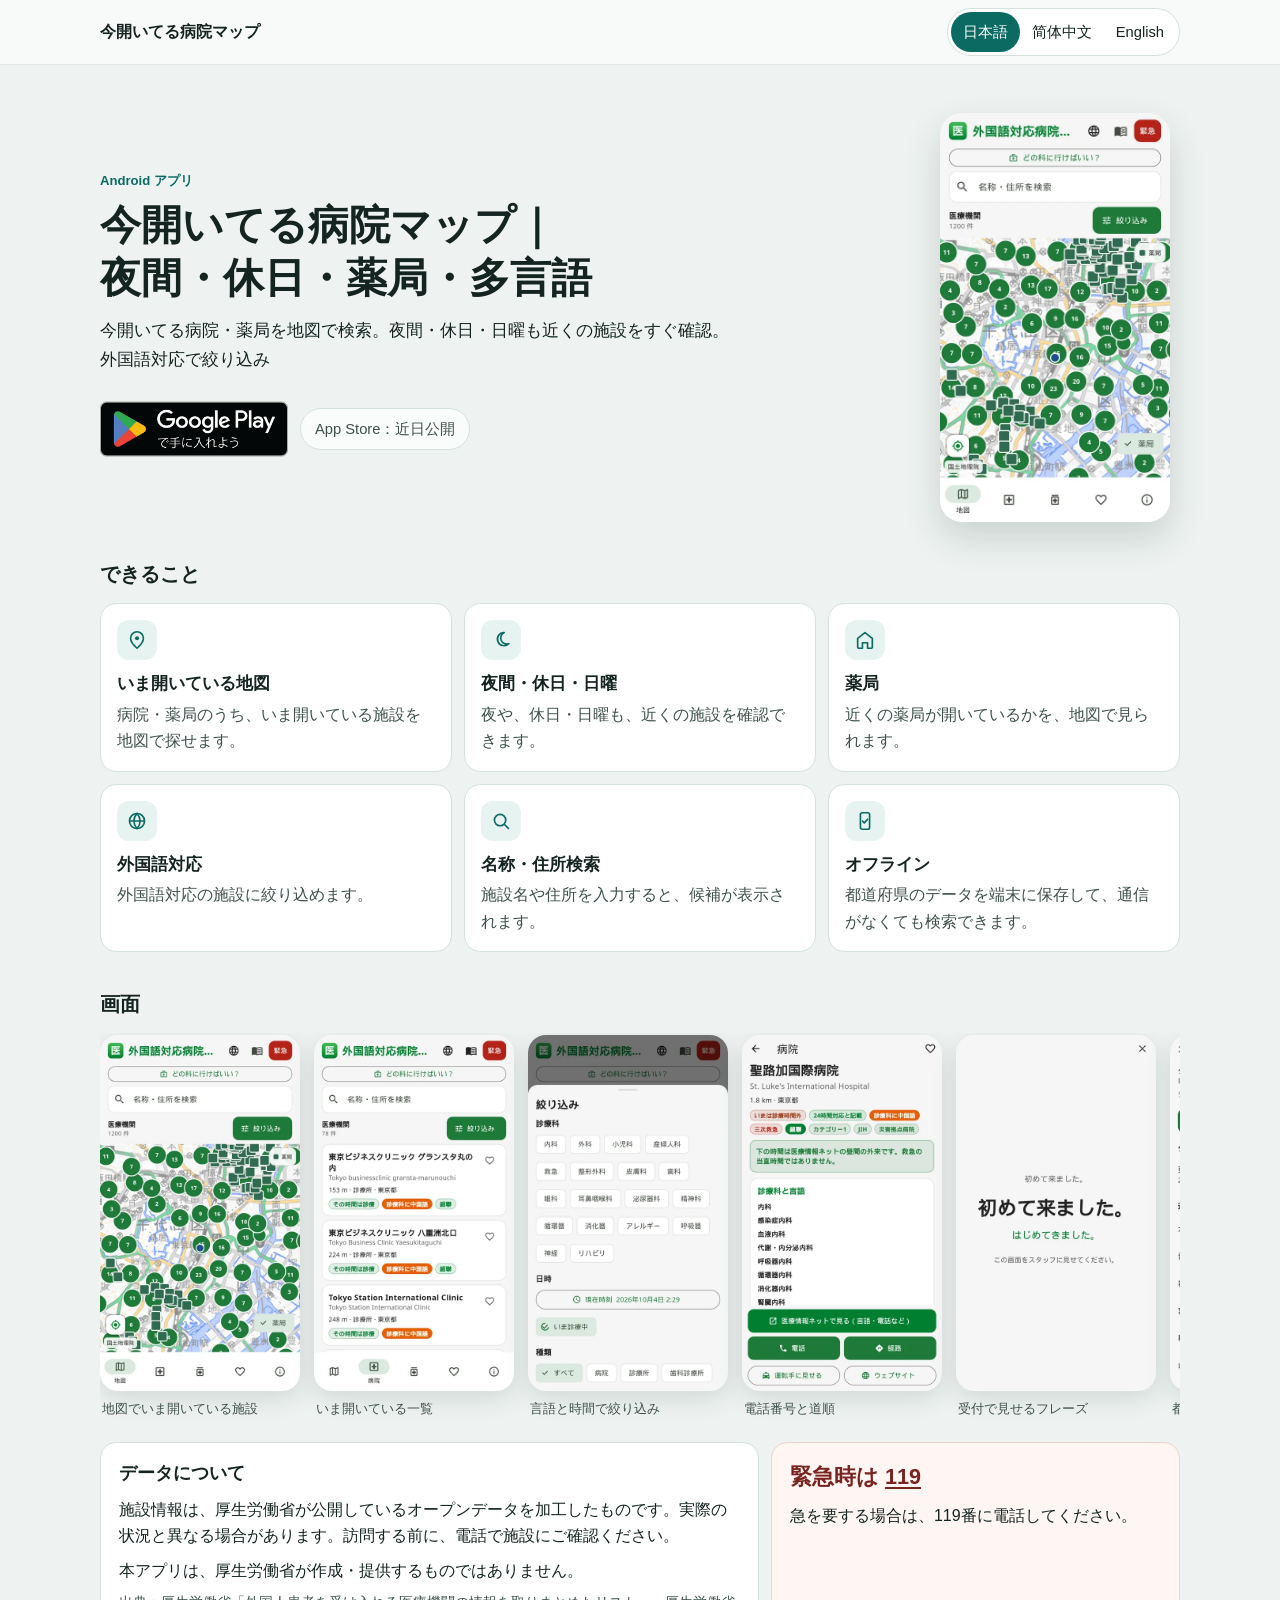
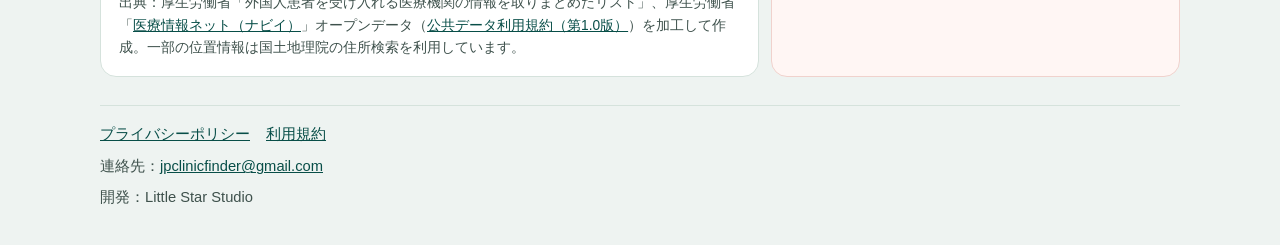
<file: docs/index.html>
<!DOCTYPE html>
<html lang="ja">
<head>
  <meta name="google-site-verification" content="_qF7LySDOPEB1zyDfUQv7KibPnXcjZWHbIBjzut58_4" />
  <meta charset="utf-8">
  <meta name="viewport" content="width=device-width, initial-scale=1">
  <title>今開いてる病院マップ｜夜間・休日・薬局・多言語</title>
  <meta name="description" content="今開いてる病院・薬局を地図で検索。夜間・休日・日曜も近くの施設をすぐ確認。外国語対応で絞り込み、名称・住所の候補検索、都道府県データのオフライン保存に対応。データは厚生労働省の公開情報です。緊急時は119番。">
  <meta name="author" content="Little Star Studio">
  <meta name="theme-color" content="#eef3f1">
  <meta name="robots" content="index,follow">
  <link rel="canonical" href="https://panwenliang.github.io/jp-hospital-data/">
  <link rel="alternate" hreflang="ja" href="https://panwenliang.github.io/jp-hospital-data/">
  <link rel="alternate" hreflang="zh-Hans" href="https://panwenliang.github.io/jp-hospital-data/#zh">
  <link rel="alternate" hreflang="en" href="https://panwenliang.github.io/jp-hospital-data/#en">
  <link rel="alternate" hreflang="x-default" href="https://panwenliang.github.io/jp-hospital-data/">
  <meta property="og:type" content="website">
  <meta property="og:locale" content="ja_JP">
  <meta property="og:locale:alternate" content="zh_CN">
  <meta property="og:locale:alternate" content="en_US">
  <meta property="og:site_name" content="今開いてる病院マップ">
  <meta property="og:title" content="今開いてる病院マップ｜夜間・休日・薬局・多言語">
  <meta property="og:description" content="今開いてる病院・薬局を地図で検索。夜間・休日・日曜も近くの施設をすぐ確認。外国語対応で絞り込み、名称・住所の候補検索、都道府県データのオフライン保存に対応。データは厚生労働省の公開情報です。緊急時は119番。">
  <meta property="og:url" content="https://panwenliang.github.io/jp-hospital-data/">
  <meta property="og:image" content="https://panwenliang.github.io/jp-hospital-data/assets/screenshots/01-map.png">
  <meta property="og:image:type" content="image/png">
  <meta property="og:image:width" content="506">
  <meta property="og:image:height" content="900">
  <meta property="og:image:alt" content="今開いてる病院マップの地図画面">
  <meta name="twitter:card" content="summary_large_image">
  <meta name="twitter:title" content="今開いてる病院マップ｜夜間・休日・薬局・多言語">
  <meta name="twitter:description" content="今開いてる病院・薬局を地図で検索。夜間・休日・日曜も近くの施設をすぐ確認。外国語対応で絞り込み。緊急時は119番。">
  <meta name="twitter:image" content="https://panwenliang.github.io/jp-hospital-data/assets/screenshots/01-map.png">
  <meta name="twitter:image:alt" content="今開いてる病院マップの地図画面">
  <link rel="icon" href="assets/favicon.svg" type="image/svg+xml">
  <link rel="stylesheet" href="landing.css">
  <script type="application/ld+json">
  {
    "@context": "https://schema.org",
    "@type": "MobileApplication",
    "name": "今開いてる病院マップ｜夜間・休日・薬局・多言語",
    "description": "今開いてる病院・薬局を地図で検索。夜間・休日・日曜も近くの施設をすぐ確認。外国語対応で絞り込み、名称・住所の候補検索、都道府県データのオフライン保存に対応。",
    "url": "https://panwenliang.github.io/jp-hospital-data/",
    "image": "https://panwenliang.github.io/jp-hospital-data/assets/screenshots/01-map.png",
    "installUrl": "https://play.google.com/store/apps/details?id=com.panwenliang.jphospitalfinder",
    "downloadUrl": "https://play.google.com/store/apps/details?id=com.panwenliang.jphospitalfinder",
    "operatingSystem": "ANDROID",
    "applicationCategory": "HealthApplication",
    "identifier": "com.panwenliang.jphospitalfinder",
    "inLanguage": ["ja", "zh-Hans", "en"],
    "countriesSupported": "JP",
    "isAccessibleForFree": true,
    "featureList": [
      "いま開いている地図",
      "夜間・休日・日曜",
      "薬局",
      "外国語対応の絞り込み",
      "施設名・住所検索（候補表示）",
      "都道府県データのオフライン保存"
    ],
    "offers": {
      "@type": "Offer",
      "price": "0",
      "priceCurrency": "JPY",
      "availability": "https://schema.org/InStock"
    },
    "author": {
      "@type": "Organization",
      "name": "Little Star Studio",
      "url": "https://panwenliang.github.io/jp-hospital-data/",
      "contactPoint": {
        "@type": "ContactPoint",
        "email": "jpclinicfinder@gmail.com",
        "contactType": "customer support",
        "availableLanguage": ["Japanese", "Chinese", "English"]
      }
    }
  }
  </script>
</head>
<body>
  <a class="skip" href="#main">本文へスキップ</a>
  <header class="bar">
    <div class="bar-inner">
      <a class="brand" href="#ja">今開いてる病院マップ</a>
      <nav class="langs" aria-label="Language">
        <a href="#ja" hreflang="ja" lang="ja">日本語</a>
        <a href="#zh" hreflang="zh-Hans" lang="zh-Hans">简体中文</a>
        <a href="#en" hreflang="en" lang="en">English</a>
      </nav>
    </div>
  </header>
  <main id="main">
    <article id="ja" lang="ja" class="locale">
      <div class="wrap">
        <div class="hero">
          <div class="copy">
            <p class="eyebrow">Android アプリ</p>
            <h1 translate="no">今開いてる病院マップ｜夜間・休日・薬局・多言語</h1>
            <p class="tagline">今開いてる病院・薬局を地図で検索。夜間・休日・日曜も近くの施設をすぐ確認。外国語対応で絞り込み</p>
            <div class="stores">
              <a class="badge-link" href="https://play.google.com/store/apps/details?id=com.panwenliang.jphospitalfinder">
                <img src="assets/google-play-badge-ja.png" width="646" height="250" alt="Google Play で手に入れよう" decoding="async">
              </a>
              <p class="soon">App Store：近日公開</p>
            </div>
          </div>
          <figure class="phone">
            <picture>
              <source srcset="assets/screenshots/01-map.webp" type="image/webp">
              <img src="assets/screenshots/01-map.png" width="506" height="900" alt="地図画面。いま開いている施設をピンで表示" decoding="async" fetchpriority="high">
            </picture>
          </figure>
        </div>

        <h2 class="section-title" id="feat-ja">できること</h2>
        <ul class="features">
          <li>
            <div class="icon" aria-hidden="true"><svg viewBox="0 0 24 24" focusable="false"><path d="M12 21s7-6.2 7-11a7 7 0 1 0-14 0c0 4.8 7 11 7 11z" fill="none" stroke="currentColor" stroke-width="1.8"/><circle cx="12" cy="10" r="2.2" fill="currentColor"/></svg></div>
            <h3>いま開いている地図</h3>
            <p>病院・薬局のうち、いま開いている施設を地図で探せます。</p>
          </li>
          <li>
            <div class="icon" aria-hidden="true"><svg viewBox="0 0 24 24" focusable="false"><path d="M15.5 3.8a7.2 7.2 0 1 0 5 12.2A6.6 6.6 0 0 1 15.5 3.8z" fill="none" stroke="currentColor" stroke-width="1.8" stroke-linejoin="round"/></svg></div>
            <h3>夜間・休日・日曜</h3>
            <p>夜や、休日・日曜も、近くの施設を確認できます。</p>
          </li>
          <li>
            <div class="icon" aria-hidden="true"><svg viewBox="0 0 24 24" focusable="false"><path d="M4 10.2 12 4l8 6.2V20a1 1 0 0 1-1 1h-4.2v-6H9.2V21H5a1 1 0 0 1-1-1v-9.8z" fill="none" stroke="currentColor" stroke-width="1.8" stroke-linejoin="round"/></svg></div>
            <h3>薬局</h3>
            <p>近くの薬局が開いているかを、地図で見られます。</p>
          </li>
          <li>
            <div class="icon" aria-hidden="true"><svg viewBox="0 0 24 24" focusable="false"><circle cx="12" cy="12" r="8.2" fill="none" stroke="currentColor" stroke-width="1.8"/><path d="M3.8 12h16.4M12 3.8c2.2 2.4 3.4 5.2 3.4 8.2s-1.2 5.8-3.4 8.2c-2.2-2.4-3.4-5.2-3.4-8.2s1.2-5.8 3.4-8.2z" fill="none" stroke="currentColor" stroke-width="1.8"/></svg></div>
            <h3>外国語対応</h3>
            <p>外国語対応の施設に絞り込めます。</p>
          </li>
          <li>
            <div class="icon" aria-hidden="true"><svg viewBox="0 0 24 24" focusable="false"><circle cx="11" cy="11" r="6.2" fill="none" stroke="currentColor" stroke-width="1.8"/><path d="M15.8 15.8 20 20" fill="none" stroke="currentColor" stroke-width="1.8" stroke-linecap="round"/></svg></div>
            <h3>名称・住所検索</h3>
            <p>施設名や住所を入力すると、候補が表示されます。</p>
          </li>
          <li>
            <div class="icon" aria-hidden="true"><svg viewBox="0 0 24 24" focusable="false"><rect x="7" y="3" width="10" height="18" rx="2" fill="none" stroke="currentColor" stroke-width="1.8"/><path d="M9.4 12.2 11.2 14l3.6-3.8" fill="none" stroke="currentColor" stroke-width="1.8" stroke-linecap="round" stroke-linejoin="round"/></svg></div>
            <h3>オフライン</h3>
            <p>都道府県のデータを端末に保存して、通信がなくても検索できます。</p>
          </li>
        </ul>

        <section class="shots" aria-labelledby="shots-ja">
          <h2 class="section-title" id="shots-ja">画面</h2>
          <div class="shot-row" tabindex="0">
            <figure>
              <picture>
                <source srcset="assets/screenshots/01-map.webp" type="image/webp">
                <img src="assets/screenshots/01-map.png" width="506" height="900" alt="地図でいま開いている施設" loading="lazy" decoding="async">
              </picture>
              <figcaption>地図でいま開いている施設</figcaption>
            </figure>
            <figure>
              <picture>
                <source srcset="assets/screenshots/02-list.webp" type="image/webp">
                <img src="assets/screenshots/02-list.png" width="506" height="900" alt="いま開いている一覧" loading="lazy" decoding="async">
              </picture>
              <figcaption>いま開いている一覧</figcaption>
            </figure>
            <figure>
              <picture>
                <source srcset="assets/screenshots/03-filters.webp" type="image/webp">
                <img src="assets/screenshots/03-filters.png" width="506" height="900" alt="言語と時間で絞り込み" loading="lazy" decoding="async">
              </picture>
              <figcaption>言語と時間で絞り込み</figcaption>
            </figure>
            <figure>
              <picture>
                <source srcset="assets/screenshots/04-detail.webp" type="image/webp">
                <img src="assets/screenshots/04-detail.png" width="506" height="900" alt="電話番号と道順" loading="lazy" decoding="async">
              </picture>
              <figcaption>電話番号と道順</figcaption>
            </figure>
            <figure>
              <picture>
                <source srcset="assets/screenshots/06-phrases.webp" type="image/webp">
                <img src="assets/screenshots/06-phrases.png" width="506" height="900" alt="受付で見せるフレーズ" loading="lazy" decoding="async">
              </picture>
              <figcaption>受付で見せるフレーズ</figcaption>
            </figure>
            <figure>
              <picture>
                <source srcset="assets/screenshots/08-offline.webp" type="image/webp">
                <img src="assets/screenshots/08-offline.png" width="506" height="900" alt="都道府県データを保存" loading="lazy" decoding="async">
              </picture>
              <figcaption>都道府県データを保存</figcaption>
            </figure>
          </div>
        </section>

        <div class="notes">
          <section class="card" aria-labelledby="data-ja">
            <h2 id="data-ja">データについて</h2>
            <p>施設情報は、厚生労働省が公開しているオープンデータを加工したものです。実際の状況と異なる場合があります。訪問する前に、電話で施設にご確認ください。</p>
            <p>本アプリは、厚生労働省が作成・提供するものではありません。</p>
            <p class="credit muted">出典：厚生労働省「外国人患者を受け入れる医療機関の情報を取りまとめたリスト」、厚生労働省「<a href="https://www.mhlw.go.jp/stf/seisakunitsuite/bunya/kenkou_iryou/iryou/newpage_43373.html">医療情報ネット（ナビイ）</a>」オープンデータ（<a href="https://www.digital.go.jp/resources/open_data/public_data_license_v1.0">公共データ利用規約（第1.0版）</a>）を加工して作成。一部の位置情報は国土地理院の住所検索を利用しています。</p>
          </section>
          <section class="card emergency" aria-labelledby="sos-ja">
            <h2 id="sos-ja">緊急時は <a href="tel:119">119</a></h2>
            <p>急を要する場合は、119番に電話してください。</p>
          </section>
        </div>

        <footer class="colophon">
          <ul>
            <li><a href="privacy.html#ja">プライバシーポリシー</a></li>
            <li><a href="terms.html#ja">利用規約</a></li>
          </ul>
          <p>連絡先：<a href="mailto:jpclinicfinder@gmail.com">jpclinicfinder@gmail.com</a></p>
          <p>開発：<span translate="no">Little Star Studio</span></p>
        </footer>
      </div>
    </article>

    <article id="zh" lang="zh-Hans" class="locale">
      <div class="wrap">
        <div class="hero">
          <div class="copy">
            <p class="eyebrow">Android 应用</p>
            <h1 translate="no">今開いてる病院マップ｜夜間・休日・薬局・多言語</h1>
            <p class="tagline">在地图上查找正在营业的医院和药店。夜间、节假日和周日也能马上确认附近的机构。可按外语服务筛选。</p>
            <div class="stores">
              <a class="badge-link" href="https://play.google.com/store/apps/details?id=com.panwenliang.jphospitalfinder">
                <img src="assets/google-play-badge-zh.png" width="646" height="250" alt="下载应用，尽在 Google Play" decoding="async">
              </a>
              <p class="soon">App Store：即将上线</p>
            </div>
          </div>
          <figure class="phone">
            <picture>
              <source srcset="assets/screenshots/01-map.webp" type="image/webp">
              <img src="assets/screenshots/01-map.png" width="506" height="900" alt="地图界面，用标记显示正在营业的机构" decoding="async">
            </picture>
          </figure>
        </div>

        <h2 class="section-title" id="feat-zh">可以做的事</h2>
        <ul class="features">
          <li>
            <div class="icon" aria-hidden="true"><svg viewBox="0 0 24 24" focusable="false"><path d="M12 21s7-6.2 7-11a7 7 0 1 0-14 0c0 4.8 7 11 7 11z" fill="none" stroke="currentColor" stroke-width="1.8"/><circle cx="12" cy="10" r="2.2" fill="currentColor"/></svg></div>
            <h3>正在营业的地图</h3>
            <p>在地图上查找当前正在营业的医院和药店。</p>
          </li>
          <li>
            <div class="icon" aria-hidden="true"><svg viewBox="0 0 24 24" focusable="false"><path d="M15.5 3.8a7.2 7.2 0 1 0 5 12.2A6.6 6.6 0 0 1 15.5 3.8z" fill="none" stroke="currentColor" stroke-width="1.8" stroke-linejoin="round"/></svg></div>
            <h3>夜间 / 节假日 / 周日</h3>
            <p>夜间、节假日和周日也能确认附近的机构。</p>
          </li>
          <li>
            <div class="icon" aria-hidden="true"><svg viewBox="0 0 24 24" focusable="false"><path d="M4 10.2 12 4l8 6.2V20a1 1 0 0 1-1 1h-4.2v-6H9.2V21H5a1 1 0 0 1-1-1v-9.8z" fill="none" stroke="currentColor" stroke-width="1.8" stroke-linejoin="round"/></svg></div>
            <h3>药店</h3>
            <p>在地图上查看附近药店是否正在营业。</p>
          </li>
          <li>
            <div class="icon" aria-hidden="true"><svg viewBox="0 0 24 24" focusable="false"><circle cx="12" cy="12" r="8.2" fill="none" stroke="currentColor" stroke-width="1.8"/><path d="M3.8 12h16.4M12 3.8c2.2 2.4 3.4 5.2 3.4 8.2s-1.2 5.8-3.4 8.2c-2.2-2.4-3.4-5.2-3.4-8.2s1.2-5.8 3.4-8.2z" fill="none" stroke="currentColor" stroke-width="1.8"/></svg></div>
            <h3>外语筛选</h3>
            <p>按机构标注的外语服务进行筛选。</p>
          </li>
          <li>
            <div class="icon" aria-hidden="true"><svg viewBox="0 0 24 24" focusable="false"><circle cx="11" cy="11" r="6.2" fill="none" stroke="currentColor" stroke-width="1.8"/><path d="M15.8 15.8 20 20" fill="none" stroke="currentColor" stroke-width="1.8" stroke-linecap="round"/></svg></div>
            <h3>名称与地址搜索</h3>
            <p>输入机构名称或地址，从候选中选择。</p>
          </li>
          <li>
            <div class="icon" aria-hidden="true"><svg viewBox="0 0 24 24" focusable="false"><rect x="7" y="3" width="10" height="18" rx="2" fill="none" stroke="currentColor" stroke-width="1.8"/><path d="M9.4 12.2 11.2 14l3.6-3.8" fill="none" stroke="currentColor" stroke-width="1.8" stroke-linecap="round" stroke-linejoin="round"/></svg></div>
            <h3>离线的都道府县数据</h3>
            <p>将都道府县数据保存在手机上，没有网络也能查询。</p>
          </li>
        </ul>

        <section class="shots" aria-labelledby="shots-zh">
          <h2 class="section-title" id="shots-zh">界面</h2>
          <div class="shot-row" tabindex="0">
            <figure>
              <picture>
                <source srcset="assets/screenshots/01-map.webp" type="image/webp">
                <img src="assets/screenshots/01-map.png" width="506" height="900" alt="地图上正在营业的机构" loading="lazy" decoding="async">
              </picture>
              <figcaption>地图上正在营业的机构</figcaption>
            </figure>
            <figure>
              <picture>
                <source srcset="assets/screenshots/02-list.webp" type="image/webp">
                <img src="assets/screenshots/02-list.png" width="506" height="900" alt="正在营业的列表" loading="lazy" decoding="async">
              </picture>
              <figcaption>正在营业的列表</figcaption>
            </figure>
            <figure>
              <picture>
                <source srcset="assets/screenshots/03-filters.webp" type="image/webp">
                <img src="assets/screenshots/03-filters.png" width="506" height="900" alt="按语言和时间筛选" loading="lazy" decoding="async">
              </picture>
              <figcaption>按语言和时间筛选</figcaption>
            </figure>
            <figure>
              <picture>
                <source srcset="assets/screenshots/04-detail.webp" type="image/webp">
                <img src="assets/screenshots/04-detail.png" width="506" height="900" alt="电话号码和路线" loading="lazy" decoding="async">
              </picture>
              <figcaption>电话号码和路线</figcaption>
            </figure>
            <figure>
              <picture>
                <source srcset="assets/screenshots/06-phrases.webp" type="image/webp">
                <img src="assets/screenshots/06-phrases.png" width="506" height="900" alt="在窗口出示的短句" loading="lazy" decoding="async">
              </picture>
              <figcaption>在窗口出示的短句</figcaption>
            </figure>
            <figure>
              <picture>
                <source srcset="assets/screenshots/08-offline.webp" type="image/webp">
                <img src="assets/screenshots/08-offline.png" width="506" height="900" alt="保存都道府县数据" loading="lazy" decoding="async">
              </picture>
              <figcaption>保存都道府县数据</figcaption>
            </figure>
          </div>
        </section>

        <div class="notes">
          <section class="card" aria-labelledby="data-zh">
            <h2 id="data-zh">关于数据</h2>
            <p>机构信息由日本厚生劳动省公开的开放数据加工而成，可能与实际情况不同。前往前请电话向机构确认。</p>
            <p>本应用并非厚生劳动省制作或提供的服务。</p>
            <p class="credit muted">出处：厚生劳动省「接收外国患者的医疗机构名单」、厚生劳动省「<a href="https://www.mhlw.go.jp/stf/seisakunitsuite/bunya/kenkou_iryou/iryou/newpage_43373.html">医疗信息网（Navii）</a>」开放数据（<a href="https://www.digital.go.jp/resources/open_data/public_data_license_v1.0">公共数据利用规约 第1.0版</a>），经加工制作。部分位置信息使用了国土地理院的地址检索。</p>
          </section>
          <section class="card emergency" aria-labelledby="sos-zh">
            <h2 id="sos-zh">紧急时请拨打 <a href="tel:119">119</a></h2>
            <p>如遇紧急情况，请拨打 119。</p>
          </section>
        </div>

        <footer class="colophon">
          <ul>
            <li><a href="privacy.html#zh">隐私政策</a></li>
            <li><a href="terms.html#zh">使用条款</a></li>
          </ul>
          <p>联系：<a href="mailto:jpclinicfinder@gmail.com">jpclinicfinder@gmail.com</a></p>
          <p>开发者：<span translate="no">Little Star Studio</span></p>
        </footer>
      </div>
    </article>

    <article id="en" lang="en" class="locale">
      <div class="wrap">
        <div class="hero">
          <div class="copy">
            <p class="eyebrow">Android app</p>
            <h1 translate="no">今開いてる病院マップ｜夜間・休日・薬局・多言語</h1>
            <p class="tagline">Find hospitals and pharmacies that are open now, on a map. Check nearby facilities at night, on holidays, and on Sundays. Filter by foreign-language support.</p>
            <div class="stores">
              <a class="badge-link" href="https://play.google.com/store/apps/details?id=com.panwenliang.jphospitalfinder">
                <img src="assets/google-play-badge-en.png" width="646" height="250" alt="Get it on Google Play" decoding="async">
              </a>
              <p class="soon">App Store: coming soon</p>
            </div>
          </div>
          <figure class="phone">
            <picture>
              <source srcset="assets/screenshots/01-map.webp" type="image/webp">
              <img src="assets/screenshots/01-map.png" width="506" height="900" alt="Map screen with pins for places that are open" decoding="async">
            </picture>
          </figure>
        </div>

        <h2 class="section-title" id="feat-en">What you can do</h2>
        <ul class="features">
          <li>
            <div class="icon" aria-hidden="true"><svg viewBox="0 0 24 24" focusable="false"><path d="M12 21s7-6.2 7-11a7 7 0 1 0-14 0c0 4.8 7 11 7 11z" fill="none" stroke="currentColor" stroke-width="1.8"/><circle cx="12" cy="10" r="2.2" fill="currentColor"/></svg></div>
            <h3>Open-now map</h3>
            <p>See hospitals and pharmacies that are open right now.</p>
          </li>
          <li>
            <div class="icon" aria-hidden="true"><svg viewBox="0 0 24 24" focusable="false"><path d="M15.5 3.8a7.2 7.2 0 1 0 5 12.2A6.6 6.6 0 0 1 15.5 3.8z" fill="none" stroke="currentColor" stroke-width="1.8" stroke-linejoin="round"/></svg></div>
            <h3>Nights, holidays, and Sundays</h3>
            <p>Check nearby facilities at night, on holidays, and on Sundays.</p>
          </li>
          <li>
            <div class="icon" aria-hidden="true"><svg viewBox="0 0 24 24" focusable="false"><path d="M4 10.2 12 4l8 6.2V20a1 1 0 0 1-1 1h-4.2v-6H9.2V21H5a1 1 0 0 1-1-1v-9.8z" fill="none" stroke="currentColor" stroke-width="1.8" stroke-linejoin="round"/></svg></div>
            <h3>Pharmacies</h3>
            <p>See whether nearby pharmacies are open, on the map.</p>
          </li>
          <li>
            <div class="icon" aria-hidden="true"><svg viewBox="0 0 24 24" focusable="false"><circle cx="12" cy="12" r="8.2" fill="none" stroke="currentColor" stroke-width="1.8"/><path d="M3.8 12h16.4M12 3.8c2.2 2.4 3.4 5.2 3.4 8.2s-1.2 5.8-3.4 8.2c-2.2-2.4-3.4-5.2-3.4-8.2s1.2-5.8 3.4-8.2z" fill="none" stroke="currentColor" stroke-width="1.8"/></svg></div>
            <h3>Foreign-language filter</h3>
            <p>Narrow the list to places that list foreign-language support.</p>
          </li>
          <li>
            <div class="icon" aria-hidden="true"><svg viewBox="0 0 24 24" focusable="false"><circle cx="11" cy="11" r="6.2" fill="none" stroke="currentColor" stroke-width="1.8"/><path d="M15.8 15.8 20 20" fill="none" stroke="currentColor" stroke-width="1.8" stroke-linecap="round"/></svg></div>
            <h3>Name and address search</h3>
            <p>Type a facility name or address and choose from suggestions.</p>
          </li>
          <li>
            <div class="icon" aria-hidden="true"><svg viewBox="0 0 24 24" focusable="false"><rect x="7" y="3" width="10" height="18" rx="2" fill="none" stroke="currentColor" stroke-width="1.8"/><path d="M9.4 12.2 11.2 14l3.6-3.8" fill="none" stroke="currentColor" stroke-width="1.8" stroke-linecap="round" stroke-linejoin="round"/></svg></div>
            <h3>Offline prefectures</h3>
            <p>Save a prefecture on your phone and search without a connection.</p>
          </li>
        </ul>

        <section class="shots" aria-labelledby="shots-en">
          <h2 class="section-title" id="shots-en">Screens</h2>
          <div class="shot-row" tabindex="0">
            <figure>
              <picture>
                <source srcset="assets/screenshots/01-map.webp" type="image/webp">
                <img src="assets/screenshots/01-map.png" width="506" height="900" alt="Places open now, on the map" loading="lazy" decoding="async">
              </picture>
              <figcaption>Places open now, on the map</figcaption>
            </figure>
            <figure>
              <picture>
                <source srcset="assets/screenshots/02-list.webp" type="image/webp">
                <img src="assets/screenshots/02-list.png" width="506" height="900" alt="Open-now list" loading="lazy" decoding="async">
              </picture>
              <figcaption>Open-now list</figcaption>
            </figure>
            <figure>
              <picture>
                <source srcset="assets/screenshots/03-filters.webp" type="image/webp">
                <img src="assets/screenshots/03-filters.png" width="506" height="900" alt="Filter by language and hours" loading="lazy" decoding="async">
              </picture>
              <figcaption>Filter by language and hours</figcaption>
            </figure>
            <figure>
              <picture>
                <source srcset="assets/screenshots/04-detail.webp" type="image/webp">
                <img src="assets/screenshots/04-detail.png" width="506" height="900" alt="Phone number and directions" loading="lazy" decoding="async">
              </picture>
              <figcaption>Phone number and directions</figcaption>
            </figure>
            <figure>
              <picture>
                <source srcset="assets/screenshots/06-phrases.webp" type="image/webp">
                <img src="assets/screenshots/06-phrases.png" width="506" height="900" alt="Short lines to show at reception" loading="lazy" decoding="async">
              </picture>
              <figcaption>Short lines to show at reception</figcaption>
            </figure>
            <figure>
              <picture>
                <source srcset="assets/screenshots/08-offline.webp" type="image/webp">
                <img src="assets/screenshots/08-offline.png" width="506" height="900" alt="Prefecture data saved on the phone" loading="lazy" decoding="async">
              </picture>
              <figcaption>Prefecture data saved on the phone</figcaption>
            </figure>
          </div>
        </section>

        <div class="notes">
          <section class="card" aria-labelledby="data-en">
            <h2 id="data-en">About the data</h2>
            <p>Facility details are processed from public open data published by Japan's Ministry of Health, Labour and Welfare. They may differ from current conditions. Confirm with the facility by phone before you visit.</p>
            <p>This app is not produced or provided by the Ministry of Health, Labour and Welfare.</p>
            <p class="credit muted">Source: Ministry of Health, Labour and Welfare, “List of medical institutions accepting foreign patients” and “<a href="https://www.mhlw.go.jp/stf/seisakunitsuite/bunya/kenkou_iryou/iryou/newpage_43373.html">Iryou Joho Net (Navii)</a>” open data, processed under the <a href="https://www.digital.go.jp/resources/open_data/public_data_license_v1.0">Public Data License v1.0</a>. Some locations use the Geospatial Information Authority of Japan address search.</p>
          </section>
          <section class="card emergency" aria-labelledby="sos-en">
            <h2 id="sos-en">In an emergency, call <a href="tel:119">119</a></h2>
            <p>If you need emergency help, call 119.</p>
          </section>
        </div>

        <footer class="colophon">
          <ul>
            <li><a href="privacy.html#en">Privacy policy</a></li>
            <li><a href="terms.html#en">Terms</a></li>
          </ul>
          <p>Contact: <a href="mailto:jpclinicfinder@gmail.com">jpclinicfinder@gmail.com</a></p>
          <p>Developer: <span translate="no">Little Star Studio</span></p>
        </footer>
      </div>
    </article>
  </main>
  <script>
    (function () {
      var map = { ja: "ja", zh: "zh-Hans", en: "en" };
      var links = document.querySelectorAll(".langs a");
      function apply() {
        var key = (location.hash || "").replace("#", "");
        if (!map[key]) key = "ja";
        document.documentElement.lang = map[key];
        for (var i = 0; i < links.length; i++) {
          if (links[i].getAttribute("href") === "#" + key) links[i].setAttribute("aria-current", "true");
          else links[i].removeAttribute("aria-current");
        }
      }
      window.addEventListener("hashchange", apply);
      apply();
    })();
  </script>
</body>
</html>
</file>
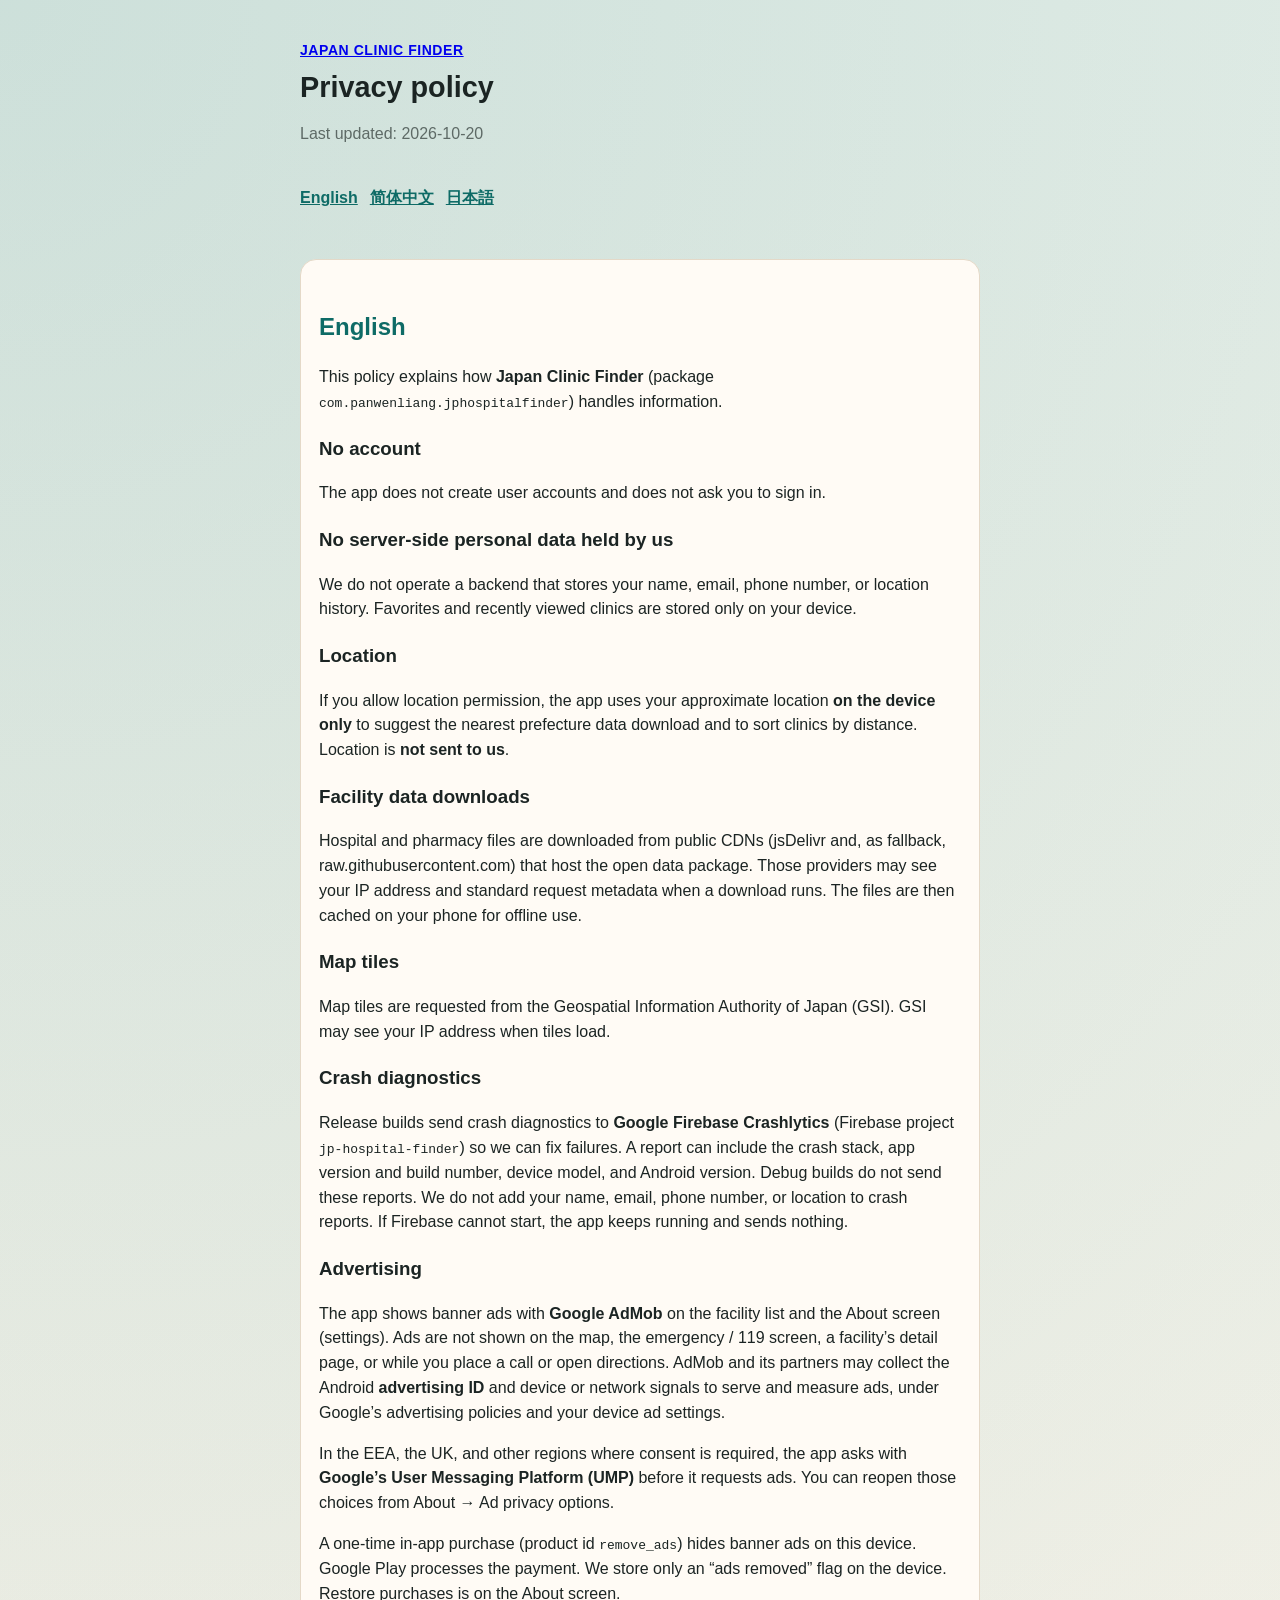
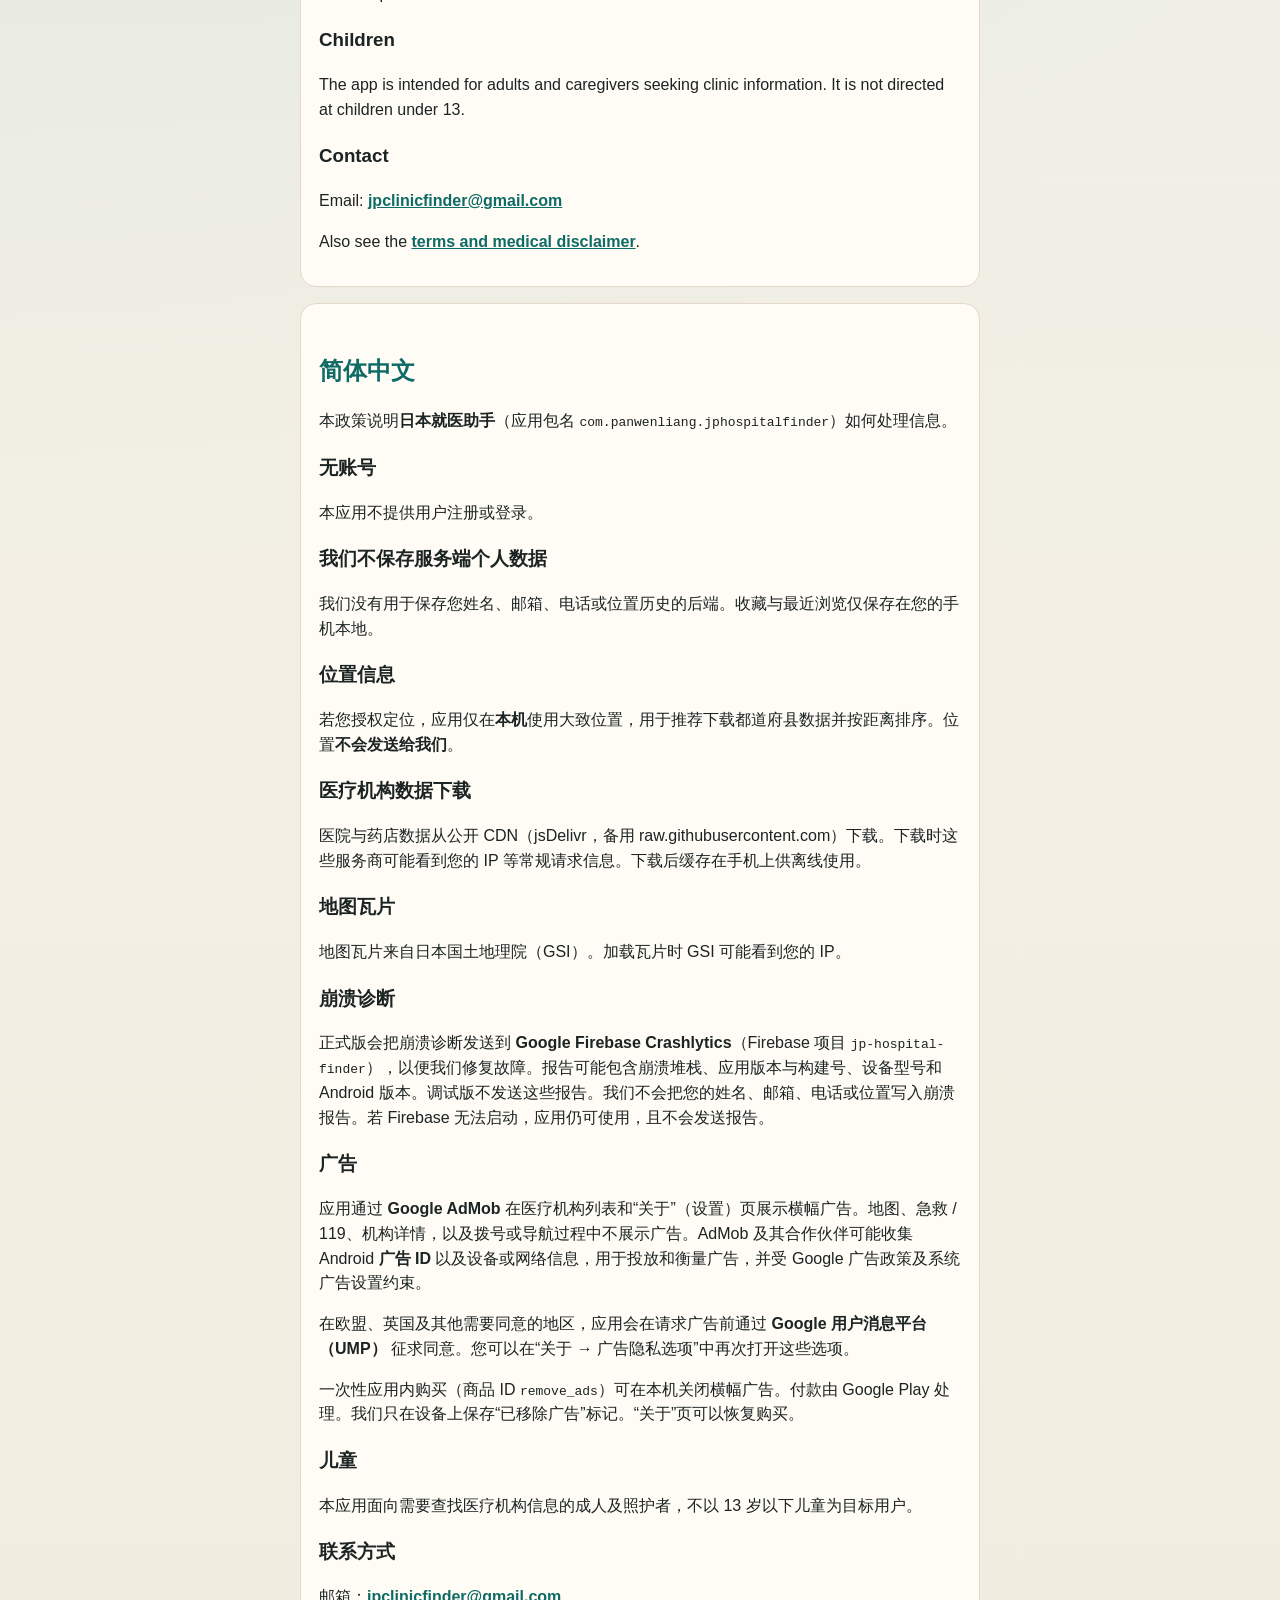
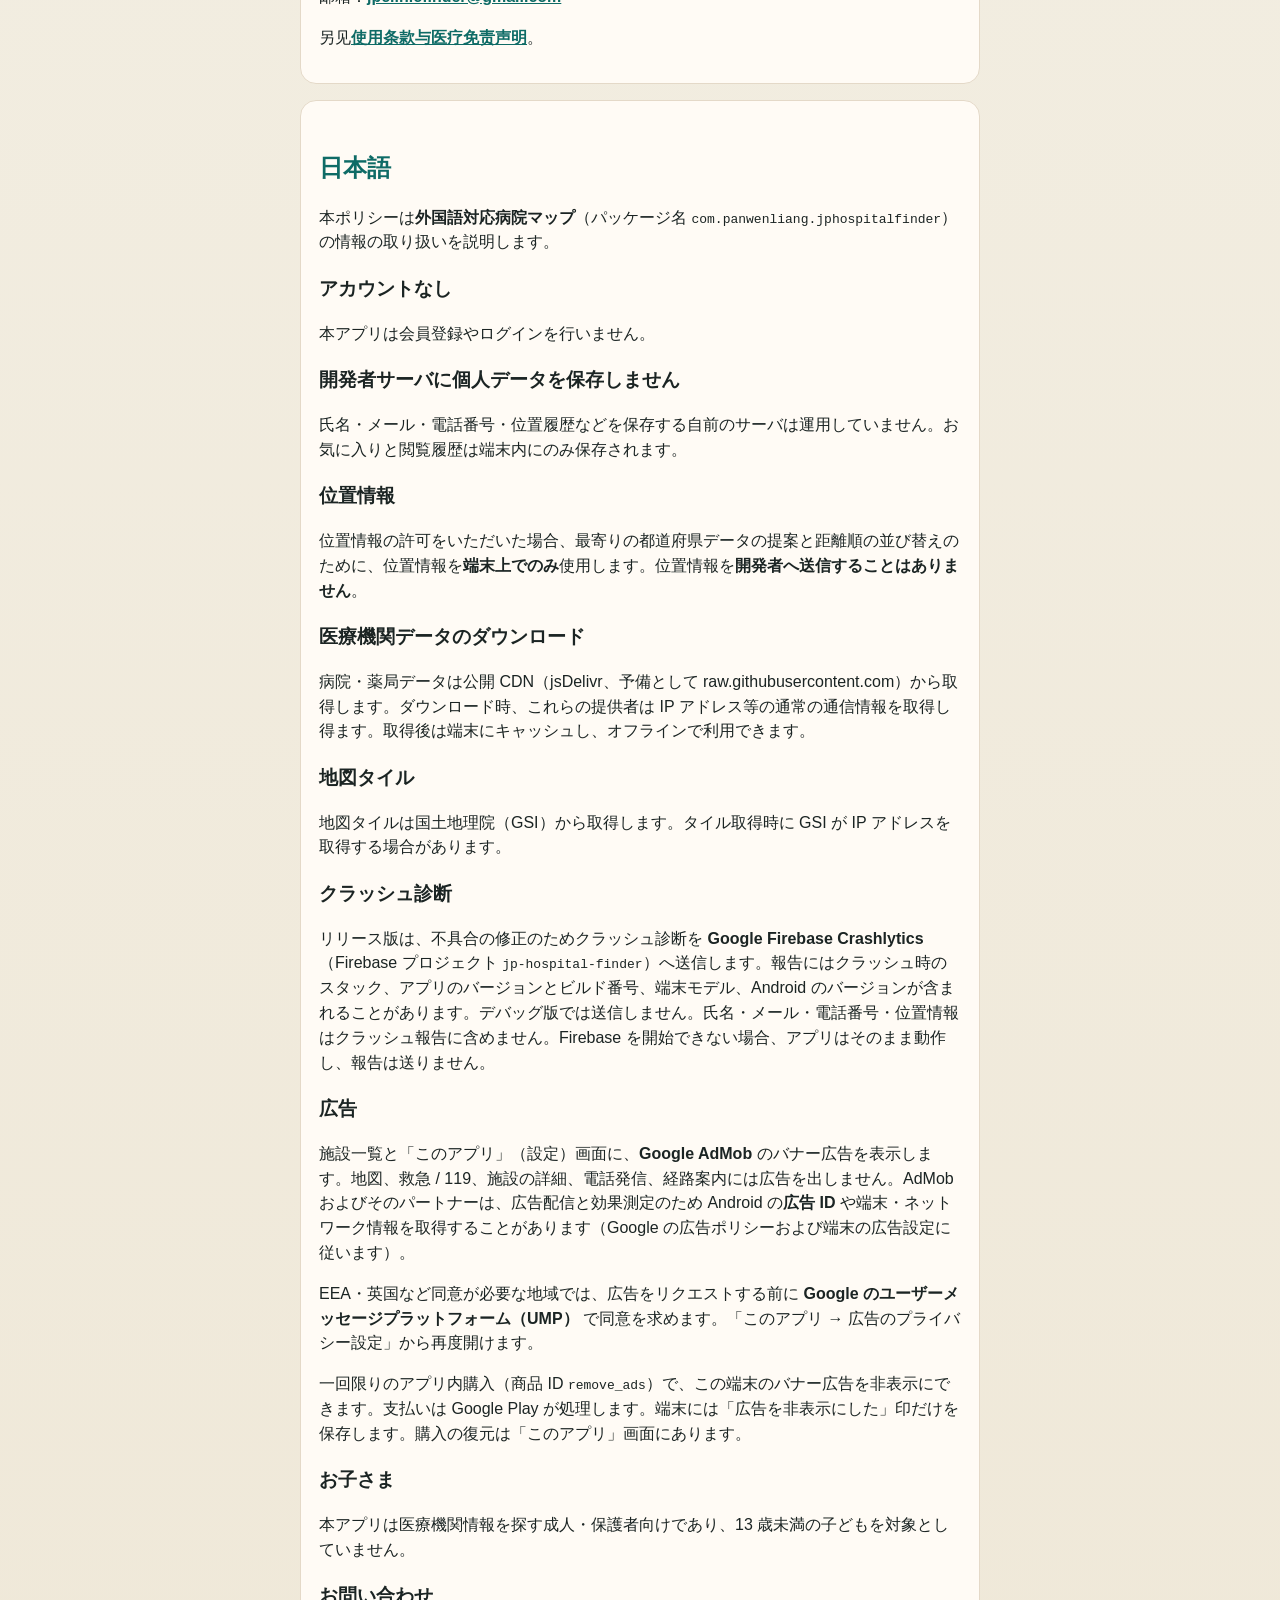
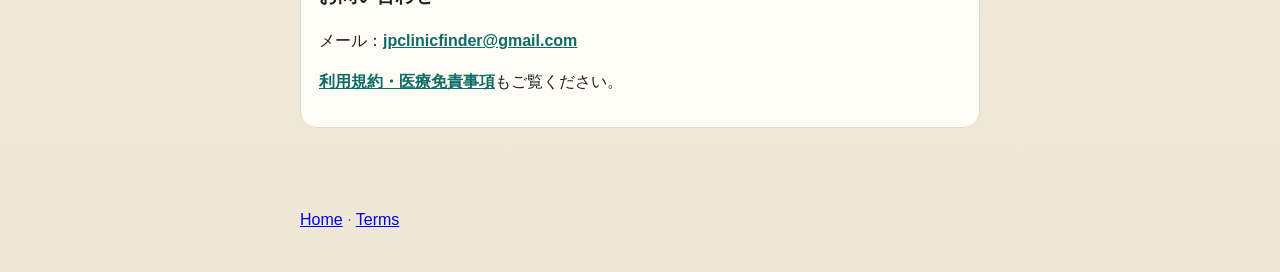
<file: docs/privacy.html>
<!DOCTYPE html>
<html lang="en">
<head>
  <meta charset="utf-8">
  <meta name="viewport" content="width=device-width, initial-scale=1">
  <title>Privacy policy — Japan Clinic Finder</title>
  <link rel="stylesheet" href="site.css">
</head>
<body>
  <header class="banner">
    <p class="brand"><a href="index.html">Japan Clinic Finder</a></p>
    <h1>Privacy policy</h1>
    <p class="lead">Last updated: 2026-10-20</p>
  </header>
  <nav class="langs" aria-label="Language">
    <a href="#en">English</a>
    <a href="#zh">简体中文</a>
    <a href="#ja">日本語</a>
  </nav>
  <main>
    <section id="en">
      <h2>English</h2>
      <p>This policy explains how <strong>Japan Clinic Finder</strong> (package <code>com.panwenliang.jphospitalfinder</code>) handles information.</p>
      <h3>No account</h3>
      <p>The app does not create user accounts and does not ask you to sign in.</p>
      <h3>No server-side personal data held by us</h3>
      <p>We do not operate a backend that stores your name, email, phone number, or location history. Favorites and recently viewed clinics are stored only on your device.</p>
      <h3>Location</h3>
      <p>If you allow location permission, the app uses your approximate location <strong>on the device only</strong> to suggest the nearest prefecture data download and to sort clinics by distance. Location is <strong>not sent to us</strong>.</p>
      <h3>Facility data downloads</h3>
      <p>Hospital and pharmacy files are downloaded from public CDNs (jsDelivr and, as fallback, raw.githubusercontent.com) that host the open data package. Those providers may see your IP address and standard request metadata when a download runs. The files are then cached on your phone for offline use.</p>
      <h3>Map tiles</h3>
      <p>Map tiles are requested from the Geospatial Information Authority of Japan (GSI). GSI may see your IP address when tiles load.</p>
      <h3>Crash diagnostics</h3>
      <p>Release builds send crash diagnostics to <strong>Google Firebase Crashlytics</strong> (Firebase project <code>jp-hospital-finder</code>) so we can fix failures. A report can include the crash stack, app version and build number, device model, and Android version. Debug builds do not send these reports. We do not add your name, email, phone number, or location to crash reports. If Firebase cannot start, the app keeps running and sends nothing.</p>
      <h3>Advertising</h3>
      <p>The app shows banner ads with <strong>Google AdMob</strong> on the facility list and the About screen (settings). Ads are not shown on the map, the emergency / 119 screen, a facility’s detail page, or while you place a call or open directions. AdMob and its partners may collect the Android <strong>advertising ID</strong> and device or network signals to serve and measure ads, under Google’s advertising policies and your device ad settings.</p>
      <p>In the EEA, the UK, and other regions where consent is required, the app asks with <strong>Google’s User Messaging Platform (UMP)</strong> before it requests ads. You can reopen those choices from About → Ad privacy options.</p>
      <p>A one-time in-app purchase (product id <code>remove_ads</code>) hides banner ads on this device. Google Play processes the payment. We store only an “ads removed” flag on the device. Restore purchases is on the About screen.</p>
      <h3>Children</h3>
      <p>The app is intended for adults and caregivers seeking clinic information. It is not directed at children under 13.</p>
      <h3>Contact</h3>
      <p>Email: <a href="mailto:jpclinicfinder@gmail.com">jpclinicfinder@gmail.com</a></p>
      <p>Also see the <a href="terms.html#en">terms and medical disclaimer</a>.</p>
    </section>

    <section id="zh">
      <h2>简体中文</h2>
      <p>本政策说明<strong>日本就医助手</strong>（应用包名 <code>com.panwenliang.jphospitalfinder</code>）如何处理信息。</p>
      <h3>无账号</h3>
      <p>本应用不提供用户注册或登录。</p>
      <h3>我们不保存服务端个人数据</h3>
      <p>我们没有用于保存您姓名、邮箱、电话或位置历史的后端。收藏与最近浏览仅保存在您的手机本地。</p>
      <h3>位置信息</h3>
      <p>若您授权定位，应用仅在<strong>本机</strong>使用大致位置，用于推荐下载都道府县数据并按距离排序。位置<strong>不会发送给我们</strong>。</p>
      <h3>医疗机构数据下载</h3>
      <p>医院与药店数据从公开 CDN（jsDelivr，备用 raw.githubusercontent.com）下载。下载时这些服务商可能看到您的 IP 等常规请求信息。下载后缓存在手机上供离线使用。</p>
      <h3>地图瓦片</h3>
      <p>地图瓦片来自日本国土地理院（GSI）。加载瓦片时 GSI 可能看到您的 IP。</p>
      <h3>崩溃诊断</h3>
      <p>正式版会把崩溃诊断发送到 <strong>Google Firebase Crashlytics</strong>（Firebase 项目 <code>jp-hospital-finder</code>），以便我们修复故障。报告可能包含崩溃堆栈、应用版本与构建号、设备型号和 Android 版本。调试版不发送这些报告。我们不会把您的姓名、邮箱、电话或位置写入崩溃报告。若 Firebase 无法启动，应用仍可使用，且不会发送报告。</p>
      <h3>广告</h3>
      <p>应用通过 <strong>Google AdMob</strong> 在医疗机构列表和“关于”（设置）页展示横幅广告。地图、急救 / 119、机构详情，以及拨号或导航过程中不展示广告。AdMob 及其合作伙伴可能收集 Android <strong>广告 ID</strong> 以及设备或网络信息，用于投放和衡量广告，并受 Google 广告政策及系统广告设置约束。</p>
      <p>在欧盟、英国及其他需要同意的地区，应用会在请求广告前通过 <strong>Google 用户消息平台（UMP）</strong> 征求同意。您可以在“关于 → 广告隐私选项”中再次打开这些选项。</p>
      <p>一次性应用内购买（商品 ID <code>remove_ads</code>）可在本机关闭横幅广告。付款由 Google Play 处理。我们只在设备上保存“已移除广告”标记。“关于”页可以恢复购买。</p>
      <h3>儿童</h3>
      <p>本应用面向需要查找医疗机构信息的成人及照护者，不以 13 岁以下儿童为目标用户。</p>
      <h3>联系方式</h3>
      <p>邮箱：<a href="mailto:jpclinicfinder@gmail.com">jpclinicfinder@gmail.com</a></p>
      <p>另见<a href="terms.html#zh">使用条款与医疗免责声明</a>。</p>
    </section>

    <section id="ja">
      <h2>日本語</h2>
      <p>本ポリシーは<strong>外国語対応病院マップ</strong>（パッケージ名 <code>com.panwenliang.jphospitalfinder</code>）の情報の取り扱いを説明します。</p>
      <h3>アカウントなし</h3>
      <p>本アプリは会員登録やログインを行いません。</p>
      <h3>開発者サーバに個人データを保存しません</h3>
      <p>氏名・メール・電話番号・位置履歴などを保存する自前のサーバは運用していません。お気に入りと閲覧履歴は端末内にのみ保存されます。</p>
      <h3>位置情報</h3>
      <p>位置情報の許可をいただいた場合、最寄りの都道府県データの提案と距離順の並び替えのために、位置情報を<strong>端末上でのみ</strong>使用します。位置情報を<strong>開発者へ送信することはありません</strong>。</p>
      <h3>医療機関データのダウンロード</h3>
      <p>病院・薬局データは公開 CDN（jsDelivr、予備として raw.githubusercontent.com）から取得します。ダウンロード時、これらの提供者は IP アドレス等の通常の通信情報を取得し得ます。取得後は端末にキャッシュし、オフラインで利用できます。</p>
      <h3>地図タイル</h3>
      <p>地図タイルは国土地理院（GSI）から取得します。タイル取得時に GSI が IP アドレスを取得する場合があります。</p>
      <h3>クラッシュ診断</h3>
      <p>リリース版は、不具合の修正のためクラッシュ診断を <strong>Google Firebase Crashlytics</strong>（Firebase プロジェクト <code>jp-hospital-finder</code>）へ送信します。報告にはクラッシュ時のスタック、アプリのバージョンとビルド番号、端末モデル、Android のバージョンが含まれることがあります。デバッグ版では送信しません。氏名・メール・電話番号・位置情報はクラッシュ報告に含めません。Firebase を開始できない場合、アプリはそのまま動作し、報告は送りません。</p>
      <h3>広告</h3>
      <p>施設一覧と「このアプリ」（設定）画面に、<strong>Google AdMob</strong> のバナー広告を表示します。地図、救急 / 119、施設の詳細、電話発信、経路案内には広告を出しません。AdMob およびそのパートナーは、広告配信と効果測定のため Android の<strong>広告 ID</strong> や端末・ネットワーク情報を取得することがあります（Google の広告ポリシーおよび端末の広告設定に従います）。</p>
      <p>EEA・英国など同意が必要な地域では、広告をリクエストする前に <strong>Google のユーザーメッセージプラットフォーム（UMP）</strong> で同意を求めます。「このアプリ → 広告のプライバシー設定」から再度開けます。</p>
      <p>一回限りのアプリ内購入（商品 ID <code>remove_ads</code>）で、この端末のバナー広告を非表示にできます。支払いは Google Play が処理します。端末には「広告を非表示にした」印だけを保存します。購入の復元は「このアプリ」画面にあります。</p>
      <h3>お子さま</h3>
      <p>本アプリは医療機関情報を探す成人・保護者向けであり、13 歳未満の子どもを対象としていません。</p>
      <h3>お問い合わせ</h3>
      <p>メール：<a href="mailto:jpclinicfinder@gmail.com">jpclinicfinder@gmail.com</a></p>
      <p><a href="terms.html#ja">利用規約・医療免責事項</a>もご覧ください。</p>
    </section>
  </main>
  <footer>
    <p><a href="index.html">Home</a> · <a href="terms.html">Terms</a></p>
  </footer>
</body>
</html>
</file>
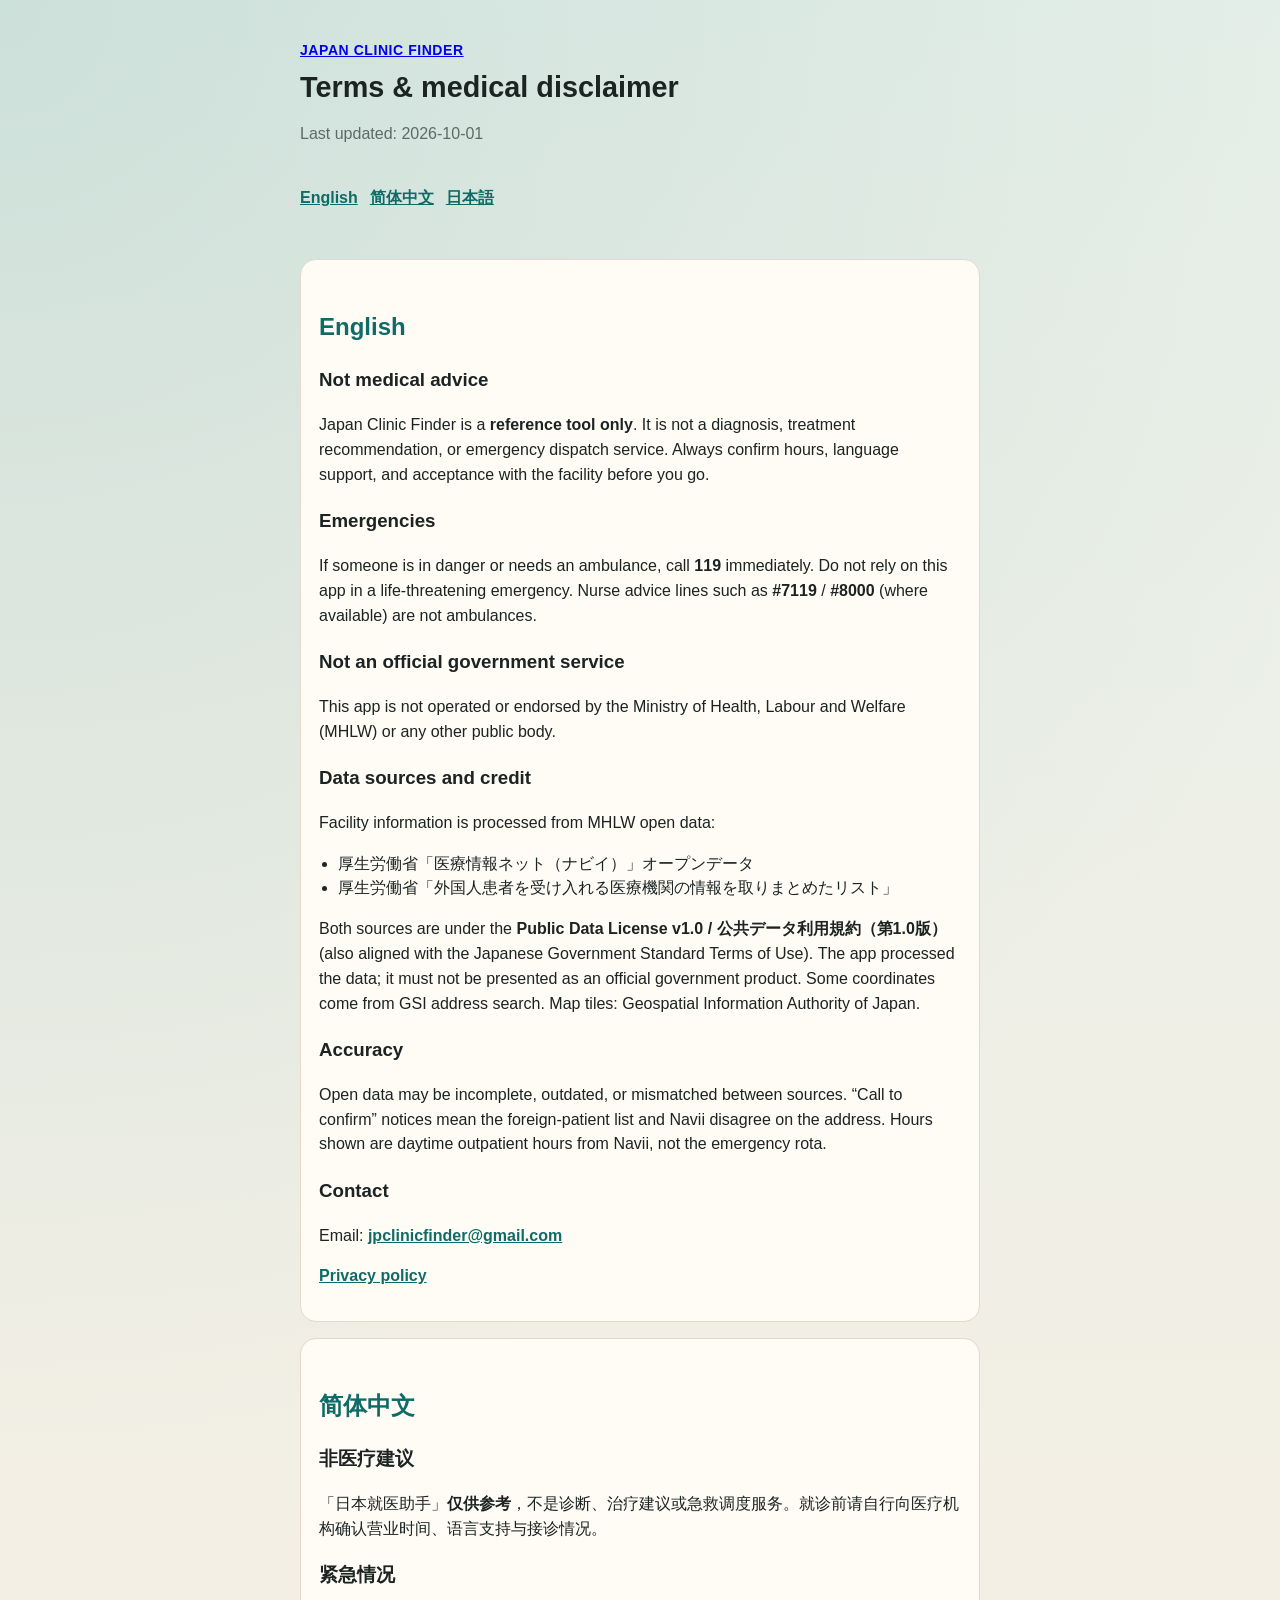
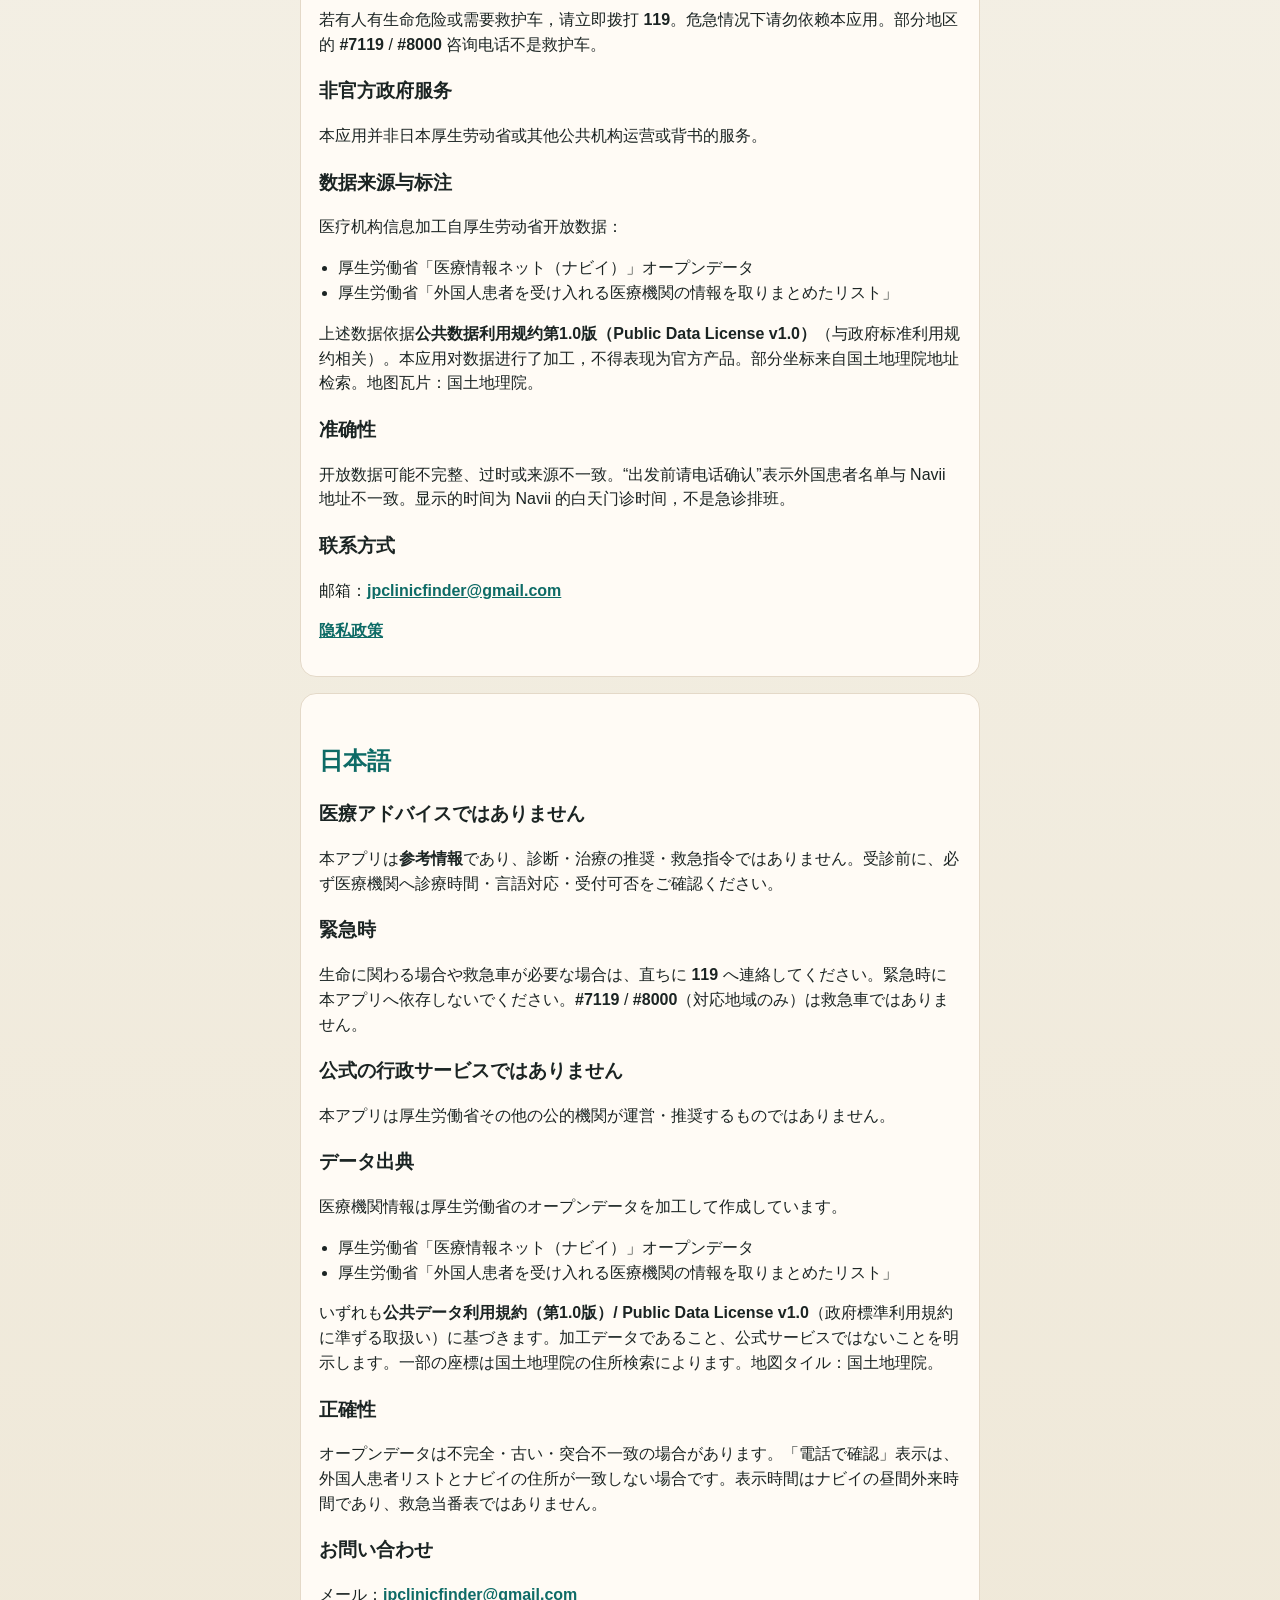
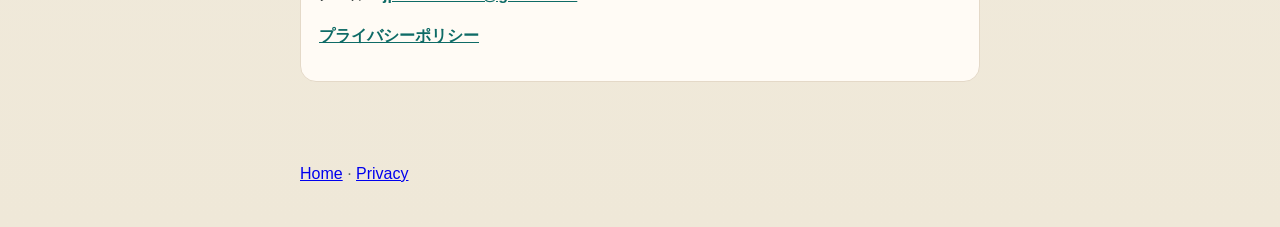
<file: docs/terms.html>
<!DOCTYPE html>
<html lang="en">
<head>
  <meta charset="utf-8">
  <meta name="viewport" content="width=device-width, initial-scale=1">
  <title>Terms &amp; disclaimer — Japan Clinic Finder</title>
  <link rel="stylesheet" href="site.css">
</head>
<body>
  <header class="banner">
    <p class="brand"><a href="index.html">Japan Clinic Finder</a></p>
    <h1>Terms &amp; medical disclaimer</h1>
    <p class="lead">Last updated: 2026-10-01</p>
  </header>
  <nav class="langs" aria-label="Language">
    <a href="#en">English</a>
    <a href="#zh">简体中文</a>
    <a href="#ja">日本語</a>
  </nav>
  <main>
    <section id="en">
      <h2>English</h2>
      <h3>Not medical advice</h3>
      <p>Japan Clinic Finder is a <strong>reference tool only</strong>. It is not a diagnosis, treatment recommendation, or emergency dispatch service. Always confirm hours, language support, and acceptance with the facility before you go.</p>
      <h3>Emergencies</h3>
      <p>If someone is in danger or needs an ambulance, call <strong>119</strong> immediately. Do not rely on this app in a life-threatening emergency. Nurse advice lines such as <strong>#7119</strong> / <strong>#8000</strong> (where available) are not ambulances.</p>
      <h3>Not an official government service</h3>
      <p>This app is not operated or endorsed by the Ministry of Health, Labour and Welfare (MHLW) or any other public body.</p>
      <h3>Data sources and credit</h3>
      <p>Facility information is processed from MHLW open data:</p>
      <ul>
        <li>厚生労働省「医療情報ネット（ナビイ）」オープンデータ</li>
        <li>厚生労働省「外国人患者を受け入れる医療機関の情報を取りまとめたリスト」</li>
      </ul>
      <p>Both sources are under the <strong>Public Data License v1.0 / 公共データ利用規約（第1.0版）</strong> (also aligned with the Japanese Government Standard Terms of Use). The app processed the data; it must not be presented as an official government product. Some coordinates come from GSI address search. Map tiles: Geospatial Information Authority of Japan.</p>
      <h3>Accuracy</h3>
      <p>Open data may be incomplete, outdated, or mismatched between sources. “Call to confirm” notices mean the foreign-patient list and Navii disagree on the address. Hours shown are daytime outpatient hours from Navii, not the emergency rota.</p>
      <h3>Contact</h3>
      <p>Email: <a href="mailto:jpclinicfinder@gmail.com">jpclinicfinder@gmail.com</a></p>
      <p><a href="privacy.html#en">Privacy policy</a></p>
    </section>

    <section id="zh">
      <h2>简体中文</h2>
      <h3>非医疗建议</h3>
      <p>「日本就医助手」<strong>仅供参考</strong>，不是诊断、治疗建议或急救调度服务。就诊前请自行向医疗机构确认营业时间、语言支持与接诊情况。</p>
      <h3>紧急情况</h3>
      <p>若有人有生命危险或需要救护车，请立即拨打 <strong>119</strong>。危急情况下请勿依赖本应用。部分地区的 <strong>#7119</strong> / <strong>#8000</strong> 咨询电话不是救护车。</p>
      <h3>非官方政府服务</h3>
      <p>本应用并非日本厚生劳动省或其他公共机构运营或背书的服务。</p>
      <h3>数据来源与标注</h3>
      <p>医疗机构信息加工自厚生劳动省开放数据：</p>
      <ul>
        <li>厚生労働省「医療情報ネット（ナビイ）」オープンデータ</li>
        <li>厚生労働省「外国人患者を受け入れる医療機関の情報を取りまとめたリスト」</li>
      </ul>
      <p>上述数据依据<strong>公共数据利用规约第1.0版（Public Data License v1.0）</strong>（与政府标准利用规约相关）。本应用对数据进行了加工，不得表现为官方产品。部分坐标来自国土地理院地址检索。地图瓦片：国土地理院。</p>
      <h3>准确性</h3>
      <p>开放数据可能不完整、过时或来源不一致。“出发前请电话确认”表示外国患者名单与 Navii 地址不一致。显示的时间为 Navii 的白天门诊时间，不是急诊排班。</p>
      <h3>联系方式</h3>
      <p>邮箱：<a href="mailto:jpclinicfinder@gmail.com">jpclinicfinder@gmail.com</a></p>
      <p><a href="privacy.html#zh">隐私政策</a></p>
    </section>

    <section id="ja">
      <h2>日本語</h2>
      <h3>医療アドバイスではありません</h3>
      <p>本アプリは<strong>参考情報</strong>であり、診断・治療の推奨・救急指令ではありません。受診前に、必ず医療機関へ診療時間・言語対応・受付可否をご確認ください。</p>
      <h3>緊急時</h3>
      <p>生命に関わる場合や救急車が必要な場合は、直ちに <strong>119</strong> へ連絡してください。緊急時に本アプリへ依存しないでください。<strong>#7119</strong> / <strong>#8000</strong>（対応地域のみ）は救急車ではありません。</p>
      <h3>公式の行政サービスではありません</h3>
      <p>本アプリは厚生労働省その他の公的機関が運営・推奨するものではありません。</p>
      <h3>データ出典</h3>
      <p>医療機関情報は厚生労働省のオープンデータを加工して作成しています。</p>
      <ul>
        <li>厚生労働省「医療情報ネット（ナビイ）」オープンデータ</li>
        <li>厚生労働省「外国人患者を受け入れる医療機関の情報を取りまとめたリスト」</li>
      </ul>
      <p>いずれも<strong>公共データ利用規約（第1.0版）/ Public Data License v1.0</strong>（政府標準利用規約に準ずる取扱い）に基づきます。加工データであること、公式サービスではないことを明示します。一部の座標は国土地理院の住所検索によります。地図タイル：国土地理院。</p>
      <h3>正確性</h3>
      <p>オープンデータは不完全・古い・突合不一致の場合があります。「電話で確認」表示は、外国人患者リストとナビイの住所が一致しない場合です。表示時間はナビイの昼間外来時間であり、救急当番表ではありません。</p>
      <h3>お問い合わせ</h3>
      <p>メール：<a href="mailto:jpclinicfinder@gmail.com">jpclinicfinder@gmail.com</a></p>
      <p><a href="privacy.html#ja">プライバシーポリシー</a></p>
    </section>
  </main>
  <footer>
    <p><a href="index.html">Home</a> · <a href="privacy.html">Privacy</a></p>
  </footer>
</body>
</html>
</file>
<file: docs/landing.css>
:root {
  --bg: #eef3f1;
  --bar: #f7faf8;
  --ink: #142421;
  --muted: #3e514c;
  --teal: #0b6b62;
  --teal-ink: #084e48;
  --line: #d5e2dc;
  --card: #ffffff;
  --soft: #e7f3f0;
  --emergency: #7a2420;
  --emergency-bg: #fff6f4;
  --emergency-line: #f0d2cd;
}

* { box-sizing: border-box; }

html { scroll-behavior: smooth; }

body {
  margin: 0;
  color: var(--ink);
  background:
    radial-gradient(900px 420px at 100% -10%, rgba(11, 107, 98, 0.14), transparent 55%),
    var(--bg);
  font-family: "Hiragino Sans", "Hiragino Kaku Gothic ProN", "Noto Sans JP", "Yu Gothic",
    "PingFang SC", "Noto Sans SC", "Segoe UI", sans-serif;
  font-size: 16px;
  line-height: 1.65;
}

img { max-width: 100%; height: auto; }

a { color: var(--teal-ink); }

:focus-visible {
  outline: 2px solid var(--teal);
  outline-offset: 3px;
}

.skip {
  position: absolute;
  left: 16px;
  top: 8px;
  transform: translateY(-160%);
  background: #fff;
  color: var(--ink);
  padding: 8px 12px;
  border-radius: 8px;
  z-index: 20;
}

.skip:focus { transform: none; }

.bar {
  position: sticky;
  top: 0;
  z-index: 10;
  background: var(--bar);
  border-bottom: 1px solid rgba(20, 36, 33, 0.08);
}

.bar-inner,
.wrap {
  width: min(1080px, calc(100% - 32px));
  margin-inline: auto;
}

.bar-inner {
  min-height: 60px;
  display: flex;
  align-items: center;
  justify-content: space-between;
  gap: 12px 16px;
  flex-wrap: wrap;
  padding: 8px 0;
}

.brand {
  color: var(--ink);
  font-weight: 700;
  text-decoration: none;
}

.langs {
  display: flex;
  background: #fff;
  border: 1px solid var(--line);
  border-radius: 999px;
  padding: 3px;
}

.langs a {
  color: var(--ink);
  text-decoration: none;
  min-height: 40px;
  padding: 0 12px;
  border-radius: 999px;
  display: inline-flex;
  align-items: center;
  font-size: 0.92rem;
}

@media (hover: hover) {
  .langs a:hover { background: var(--soft); }
}

html:not(:has(#zh:target)):not(:has(#en:target)) .langs a[href="#ja"],
html:has(#ja:target) .langs a[href="#ja"],
html:has(#zh:target) .langs a[href="#zh"],
html:has(#en:target) .langs a[href="#en"] {
  background: var(--teal);
  color: #fff;
}

@media (hover: hover) {
  html:not(:has(#zh:target)):not(:has(#en:target)) .langs a[href="#ja"]:hover,
  html:has(#ja:target) .langs a[href="#ja"]:hover,
  html:has(#zh:target) .langs a[href="#zh"]:hover,
  html:has(#en:target) .langs a[href="#en"]:hover {
    background: var(--teal-ink);
  }
}

.locale { display: none; scroll-margin-top: 72px; }
#ja { display: block; }
#ja:target,
#zh:target,
#en:target { display: block; }

html:has(#zh:target) #ja,
html:has(#en:target) #ja { display: none; }

.hero {
  display: grid;
  gap: 8px;
  padding-top: 28px;
}

.eyebrow {
  margin: 0 0 8px;
  color: var(--teal);
  font-weight: 700;
  font-size: 0.82rem;
}

h1 {
  margin: 0 0 12px;
  font-size: clamp(1.65rem, 4.4vw, 2.55rem);
  line-height: 1.28;
  letter-spacing: 0;
  text-wrap: balance;
}

.tagline {
  margin: 0 0 18px;
  max-width: 40rem;
  font-size: 1.05rem;
  line-height: 1.75;
}

.stores {
  display: flex;
  flex-wrap: wrap;
  align-items: center;
  gap: 4px 12px;
}

.badge-link {
  display: inline-block;
  line-height: 0;
}

.badge-link img {
  width: 188px;
  height: auto;
}

.soon {
  margin: 0;
  color: var(--muted);
  background: rgba(255, 255, 255, 0.72);
  border: 1px solid var(--line);
  border-radius: 999px;
  padding: 8px 14px;
  font-size: 0.92rem;
}

.phone { margin: 12px 0 0; }

.phone picture { display: block; }

.phone img {
  width: min(220px, 68vw);
  height: auto;
  display: block;
  margin-inline: auto;
  border-radius: 22px;
  box-shadow: 0 16px 36px rgba(16, 36, 33, 0.16);
}

.shots { margin-top: 8px; }

.shot-row {
  display: flex;
  gap: 14px;
  overflow-x: auto;
  overscroll-behavior-x: contain;
  scroll-snap-type: x mandatory;
  padding: 2px 2px 12px;
  margin: 0;
  scrollbar-color: var(--line) transparent;
}

.shot-row figure {
  flex: 0 0 min(168px, 62vw);
  margin: 0;
  scroll-snap-align: start;
}

.shot-row picture { display: block; }

.shot-row img {
  width: 100%;
  height: auto;
  display: block;
  border-radius: 18px;
  background: #14312c;
  box-shadow: 0 8px 24px rgba(16, 36, 33, 0.12);
}

.shot-row figcaption {
  margin: 8px 2px 0;
  color: var(--muted);
  font-size: 0.84rem;
  line-height: 1.45;
}

.section-title {
  margin: 36px 0 12px;
  font-size: 1.25rem;
}

.features {
  list-style: none;
  margin: 0;
  padding: 0;
  display: grid;
  gap: 12px;
}

.features li {
  background: var(--card);
  border: 1px solid var(--line);
  border-radius: 16px;
  padding: 16px;
}

.icon {
  width: 40px;
  height: 40px;
  border-radius: 12px;
  display: grid;
  place-items: center;
  background: var(--soft);
  color: var(--teal);
  margin-bottom: 10px;
}

.icon svg { width: 22px; height: 22px; display: block; }

.features h3 {
  margin: 0 0 4px;
  font-size: 1.05rem;
}

.features p {
  margin: 0;
  color: var(--muted);
}

.notes {
  display: grid;
  gap: 12px;
  margin-top: 12px;
}

.card {
  background: var(--card);
  border: 1px solid var(--line);
  border-radius: 16px;
  padding: 16px 18px;
}

.card h2 {
  margin: 0 0 8px;
  font-size: 1.12rem;
}

.card p { margin: 0 0 8px; }

.card p:last-child { margin-bottom: 0; }

.muted { color: var(--muted); }

.credit { font-size: 0.86rem; }

.emergency {
  background: var(--emergency-bg);
  border-color: var(--emergency-line);
}

.emergency h2 {
  color: var(--emergency);
  font-size: 1.35rem;
}

.emergency h2 a {
  color: inherit;
  text-decoration-thickness: 2px;
  text-underline-offset: 3px;
}

.colophon {
  margin: 28px 0 36px;
  padding-top: 16px;
  border-top: 1px solid var(--line);
  color: var(--muted);
  font-size: 0.92rem;
}

.colophon ul {
  display: flex;
  flex-wrap: wrap;
  gap: 8px 16px;
  list-style: none;
  margin: 0 0 8px;
  padding: 0;
}

.colophon p { margin: 0 0 6px; }

.colophon a { overflow-wrap: anywhere; }

@media (min-width: 640px) {
  .features { grid-template-columns: 1fr 1fr; }
}

@media (min-width: 880px) {
  .hero {
    grid-template-columns: minmax(0, 1fr) 250px;
    column-gap: 40px;
    align-items: center;
    padding-top: 48px;
  }

  .phone { margin: 0; }
  .phone img { width: 230px; }
  .shot-row figure { flex-basis: 200px; }

  .notes { grid-template-columns: 1.45fr 0.9fr; align-items: stretch; }
}

@media (min-width: 1020px) {
  .features { grid-template-columns: 1fr 1fr 1fr; }
}

@media (prefers-reduced-motion: reduce) {
  html { scroll-behavior: auto; }
  .shot-row { scroll-snap-type: none; }
}
</file>
<file: docs/site.css>
:root {
  --ink: #1b2423;
  --muted: #5e6a66;
  --teal: #0e6b66;
  --paper: #f3efe4;
  --card: #fffbf5;
  --line: #e4d9c8;
}

* { box-sizing: border-box; }
body {
  margin: 0;
  font-family: "Hiragino Sans", "Noto Sans CJK JP", "PingFang SC", "Noto Sans SC",
    "Segoe UI", sans-serif;
  color: var(--ink);
  background:
    radial-gradient(circle at top left, rgba(14, 107, 102, 0.12), transparent 40%),
    linear-gradient(180deg, #e7f0ea 0%, var(--paper) 45%, #efe8d8 100%);
  line-height: 1.55;
}
.banner, main, footer { max-width: 720px; margin: 0 auto; padding: 24px 20px; }
.banner { padding-top: 40px; }
.brand {
  margin: 0 0 8px;
  font-size: 14px;
  letter-spacing: 0.04em;
  text-transform: uppercase;
  color: var(--teal);
  font-weight: 700;
}
h1 { margin: 0 0 12px; font-size: 1.8rem; line-height: 1.25; }
h2 { margin-top: 2rem; color: var(--teal); }
.lead, footer, .muted { color: var(--muted); }
.langs {
  display: flex;
  gap: 12px;
  flex-wrap: wrap;
  max-width: 720px;
  margin: 0 auto;
  padding: 0 20px 8px;
}
.langs a, main a { color: var(--teal); font-weight: 600; }
section {
  background: var(--card);
  border: 1px solid var(--line);
  border-radius: 16px;
  padding: 16px 18px;
  margin: 16px 0;
}
ul { padding-left: 1.2rem; }
.todo {
  background: #fff3cd;
  border: 1px solid #e0c36a;
  border-radius: 8px;
  padding: 8px 10px;
  display: inline-block;
}
</file>
